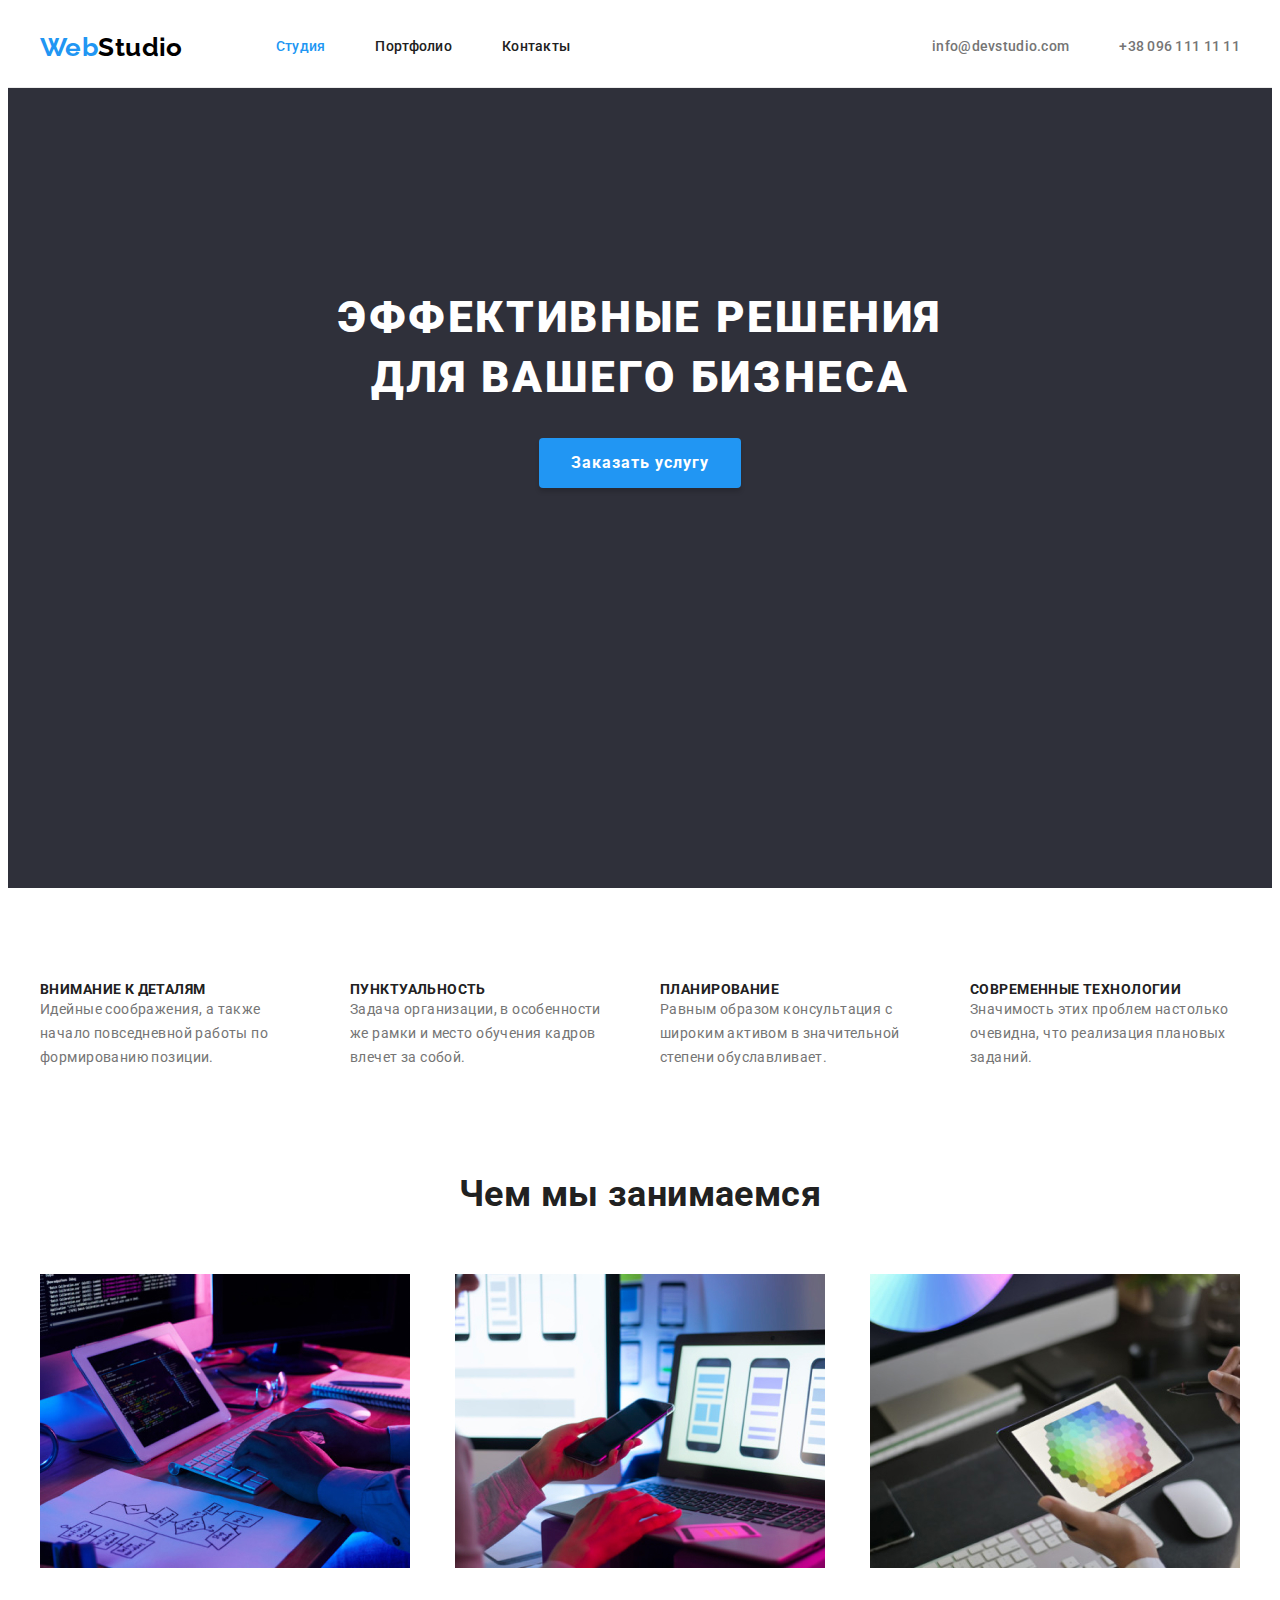
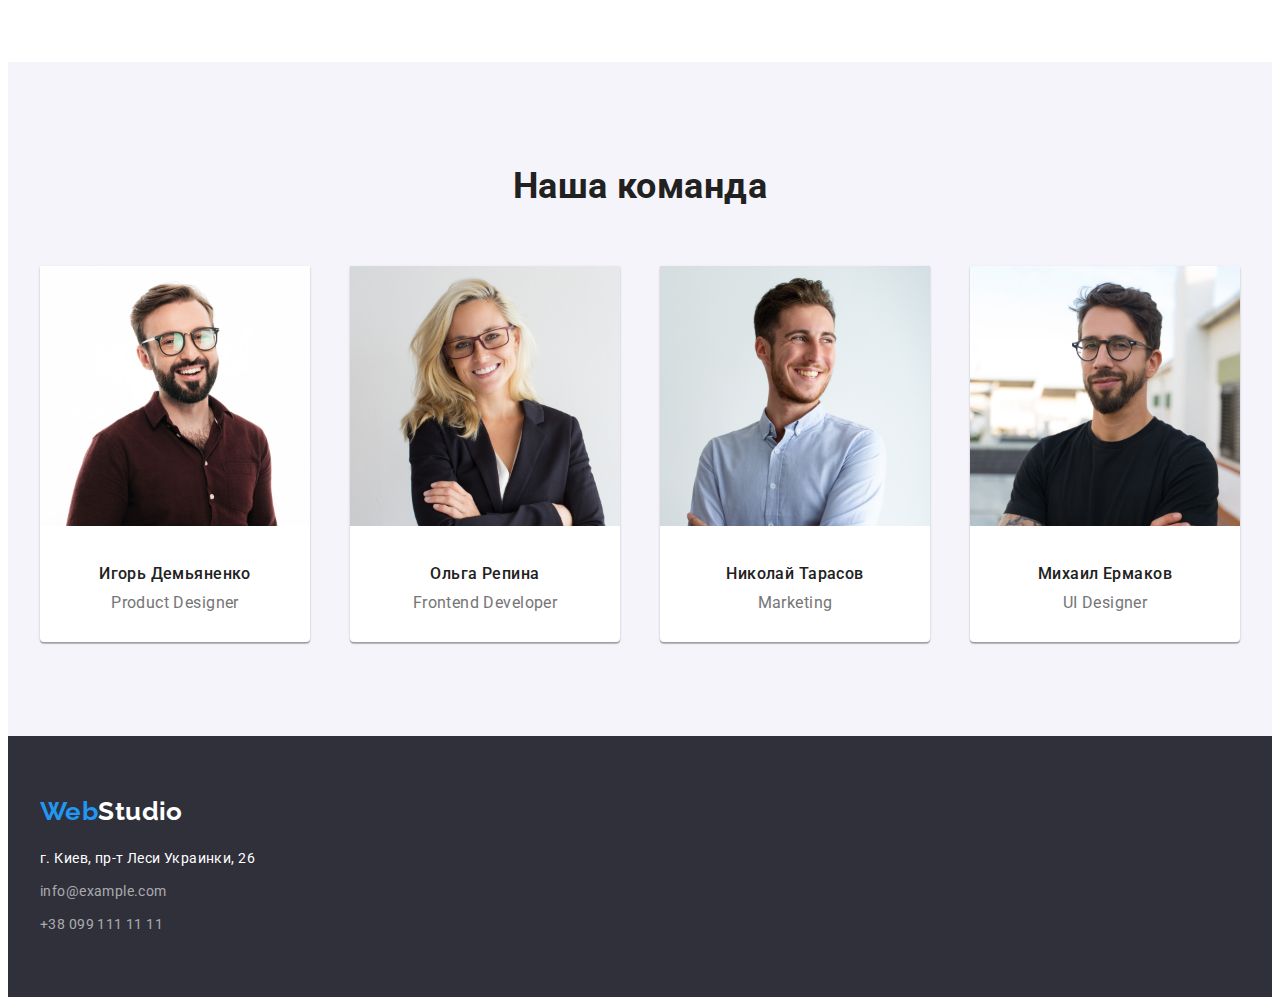
<file: index.html>
<!DOCTYPE html>
<html lang="ru">
  <head>
    <meta charset="UTF-8" />
    <meta name="viewport" content="width=device-width, initial-scale=1.0" />
    <title>Студия</title>
    <link rel="preconnect" href="https://fonts.gstatic.com">
    <link href="https://fonts.googleapis.com/css2?family=Raleway:wght@700&family=Roboto:wght@400;500;700;900&display=swap"
      rel="stylesheet">
      <link rel="stylesheet" href="https://cdnjs.cloudflare.com/ajax/libs/modern-normalize/1.0.0/modern-normalize.min.css"
        integrity="sha512-ISS7cAi1PEhQ8jnbJpJZMd29NlhNj4AWYyLOSp2CE/CsHxTCu+r+t0D2yoJudVrd0/8fTVPUVDzY5Tvli75u/g=="
        crossorigin="anonymous" />
      <link rel="stylesheet" href="./css/main.css">
  </head>
  <body>
    <header class="header">
      <div class="container">
        <a class="header-logo" href="./index.html" aria-label="логотип сайта"><span class="accent-logo">Web</span><span>Studio</span></a>
      <!-- SITE NAVIGATION -->
      <nav class="navigation">
        <ul class="nav-list">
          <li class="nav-list-item"><a class="nav-list-link current" href="./index.html">Студия</a></li>
          <li class="nav-list-item"><a class="nav-list-link" href="./portfolio.html">Портфолио</a></li>
          <li class="nav-list-item"><a class="nav-list-link" href="#">Контакты</a></li>
        </ul>
      </nav>
      <!-- СONTACTS -->
      <ul class="header-contacts-list">
        <li class="header-contacts-item"><a class="header-contacts-link"
            href="mailto:info@devstudio.com">info@devstudio.com</a></li>
        <li class="header-contacts-item"><a class="header-contacts-link" href="tel:+380961111111">+38 096 111 11 11</a></li>
      </ul></div>
    </header>
    <main>
      <!-- HERO -->
      <section class="hero">
        <div class="container">
          <h1 class="hero-title">Эффективные решения для вашего бизнеса</h1>
          <a class="hero-btn" href="#">Заказать услугу</a>
        </div>
      </section>
      <!-- FEATURES -->
      <section class="features">
        <div class="container">
          <h2 class="visually-hidden">Особенности</h2>
          <ul class="features-list">
            <li class="features-list-item">
              <h3 class="features-list-title">Внимание к деталям</h3>
              <p class="features-list-descr">
              Идейные соображения, а также начало повседневной работы по
              формированию позиции.
              </p>
            </li>
            <li class="features-list-item">
             <h3 class="features-list-title">Пунктуальность</h3>
              <p class="features-list-descr">
              Задача организации, в особенности же рамки и место обучения кадров
              влечет за собой.
              </p>
            </li>
            <li class="features-list-item">
             <h3 class="features-list-title">Планирование</h3>
             <p class="features-list-descr">
              Равным образом консультация с широким активом в значительной
              степени обуславливает.
             </p>
            </li>
            <li class="features-list-item">
              <h3 class="features-list-title">Современные технологии</h3>
              <p class="features-list-descr">
              Значимость этих проблем настолько очевидна, что реализация
              плановых заданий.
             </p>
            </li>
        </ul>
      </div>
      </section>
      <!-- ABOUT -->
      <section class="about">
        <div class="container">
          <h2 class="about-title">Чем мы занимаемся</h2>
        <ul class="about-list">
          <li class="about-list-item">
            <img class="about-list-img" src="./images/about/box1.jpg" alt="Создаем алгоритмы" width="370" height="294" />
          </li>
          <li class="about-list-item">
            <img class="about-list-img" src="./images/about/box2.jpg" alt="Разрабатываем мобильные преложения" width="370"
              height="294" />
          </li>
          <li class="about-list-item">
            <img class="about-list-img" src="./images/about/box3.jpg" alt="Разрабатываем дизайн" width="370" height="294" />
          </li>
        </ul>
      </div>
      </section>
      <!-- TEAM -->
      <section class="team">
       <div class="container">
         <h2 class="team-title">Наша команда</h2>
      <ul class="team-list">
        <li class="team-list-item">
          <img class="team-list-img" src="./images/team/img1.jpg" alt="Игорь Демьяненко" width="270" height="260" />
          <h3 class="team-list-name">Игорь Демьяненко</h3>
          <p class="team-list-position">Product Designer</p>
        </li>
        <li class="team-list-item">
          <img class="team-list-img" src="./images/team/img2.jpg" alt="Ольга Репина" width="270" height="260" />
          <h3 class="team-list-name">Ольга Репина</h3>
          <p class="team-list-position">Frontend Developer</p>
        </li>
        <li class="team-list-item">
          <img class="team-list-img" src="./images/team/img3.jpg" alt="Николай Тарасов" width="270" height="260" />
          <h3 class="team-list-name">Николай Тарасов</h3>
          <p class="team-list-position">Marketing</p>
        </li>
        <li class="team-list-item">
          <img class="team-list-img" src="./images/team/img4.jpg" alt="Михаил Ермаков" width="270" height="260" />
          <h3 class="team-list-name">Михаил Ермаков</h3>
          <p class="team-list-position">UI Designer</p>
        </li>
      </ul>
    </div>
      </section>
    </main>
    <footer class="footer">
      <div class="container">
        <a class="footer-logo" href="./index.html" aria-label="логотип сайта"><span class="accent-logo">Web</span>Studio</a>
      <ul class="footer-contacts-list">
        <li class="footer-contacts-list-item"><a class="footer-adress-link" href="https://goo.gl/maps/RmcvF88ZSd5TkJZZ8"
            target="_blank">г. Киев, пр-т Леси Украинки, 26</a></li>
        <li class="footer-contacts-list-item"><a class="footer-contacts-list-link"
            href="mailto:info@example.com">info@example.com</a></li>
        <li class="footer-contacts-list-item"><a class="footer-contacts-list-link" href="tel:+380991111111">+38 099 111 11 11</a>
        </li>
      </ul>
    </div>
    </footer>
  </body>
</html>
</file>
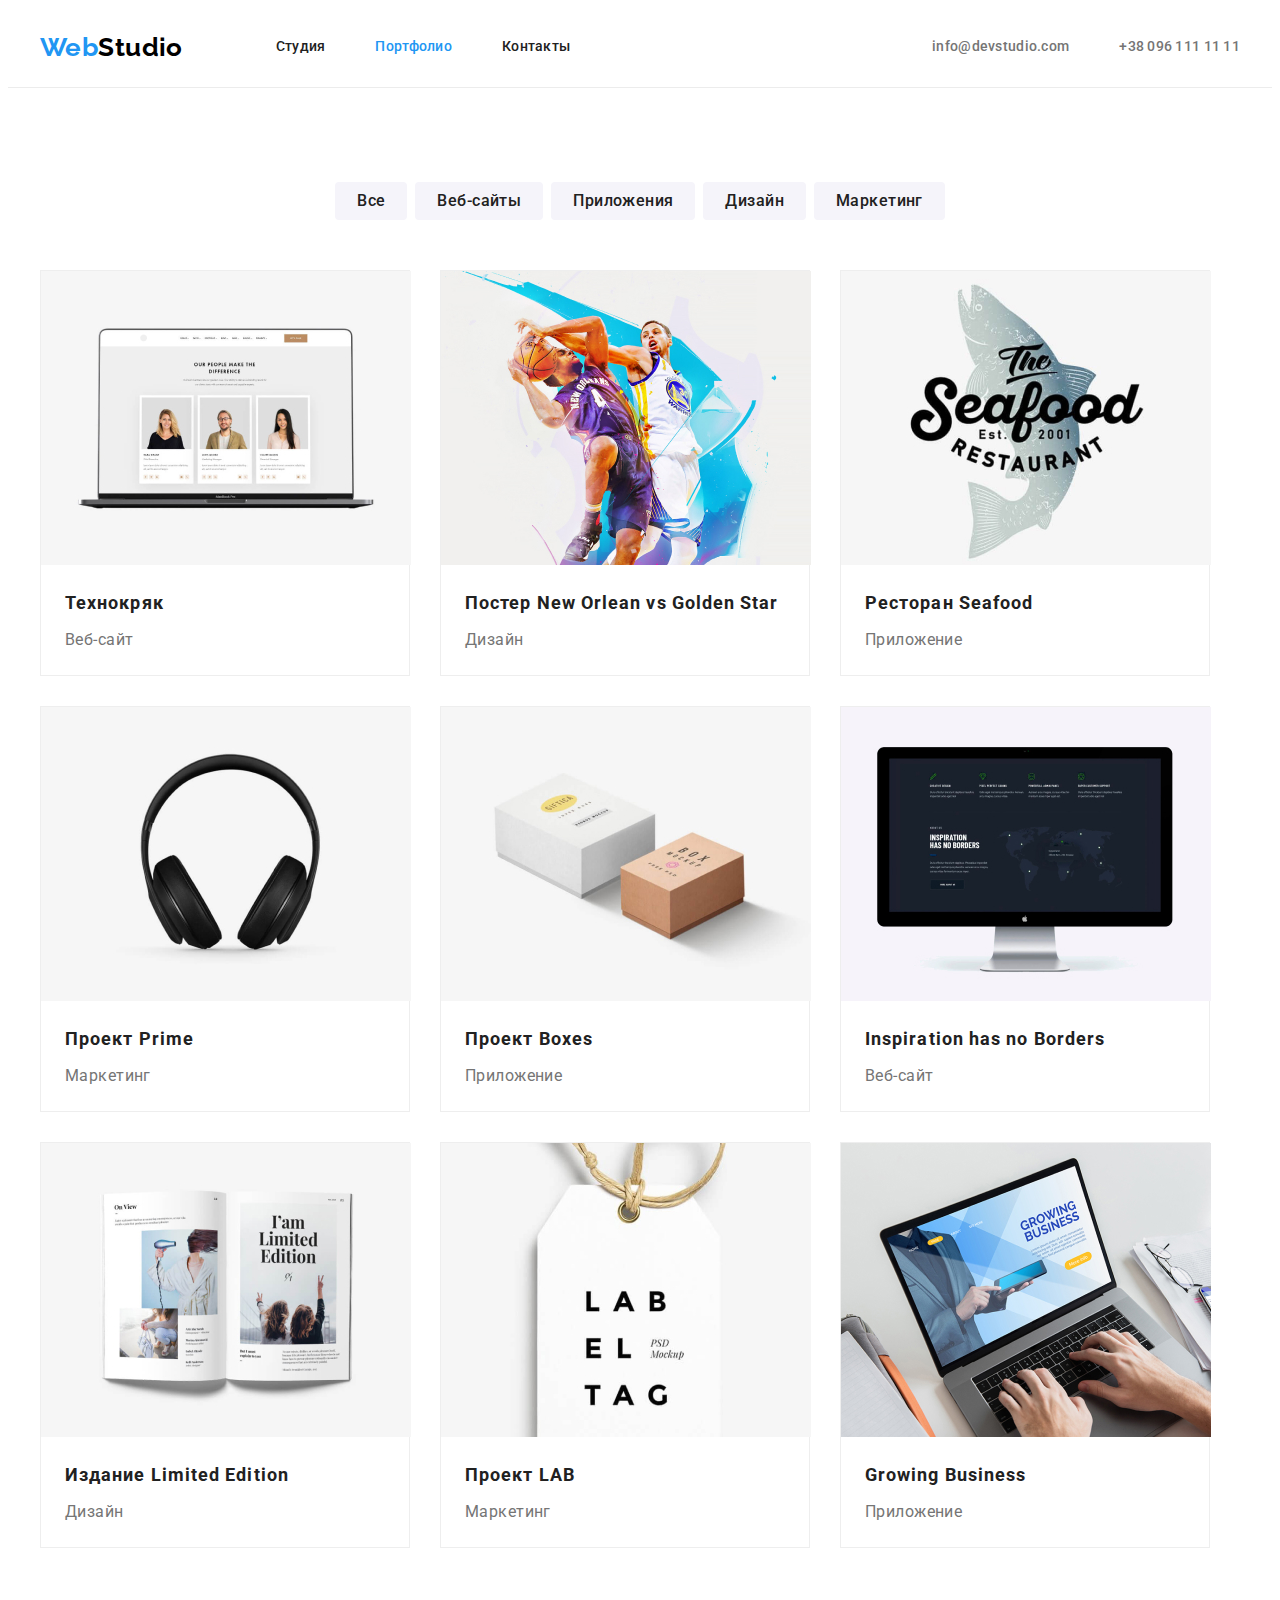
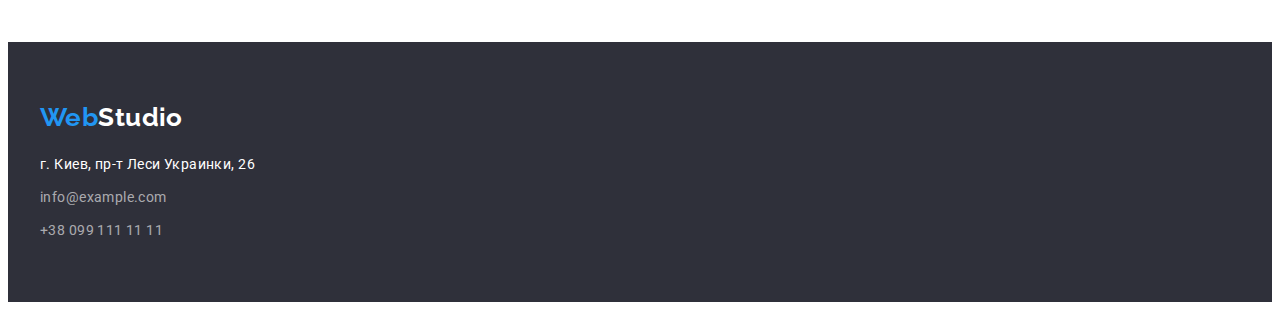
<file: portfolio.html>
<!DOCTYPE html>
<html lang="ru">
<head>
    <meta charset="UTF-8">
    <meta name="viewport" content="width=device-width, initial-scale=1.0">
    <title>Портфолио</title>
    <link rel="preconnect" href="https://fonts.gstatic.com">
    <link href="https://fonts.googleapis.com/css2?family=Raleway:wght@700&family=Roboto:wght@400;500;700&display=swap"  
        rel="stylesheet">
    <link rel="stylesheet" href="https://cdnjs.cloudflare.com/ajax/libs/modern-normalize/1.0.0/modern-normalize.min.css"
         integrity="sha512-ISS7cAi1PEhQ8jnbJpJZMd29NlhNj4AWYyLOSp2CE/CsHxTCu+r+t0D2yoJudVrd0/8fTVPUVDzY5Tvli75u/g=="
         crossorigin="anonymous" />
    <link rel="stylesheet" href="./css/main.css">
</head>
<body>
    <header class="header">
        <div class="container">
            <a class="header-logo" href="./index.html" aria-label="логотип сайта"><span
                    class="accent-logo">Web</span><span>Studio</span></a>
            <!-- SITE NAVIGATION -->
            <nav class="navigation">
                <ul class="nav-list">
                    <li class="nav-list-item"><a class="nav-list-link" href="./index.html">Студия</a></li>
                    <li class="nav-list-item"><a class="nav-list-link current" href="./portfolio.html">Портфолио</a></li>
                    <li class="nav-list-item"><a class="nav-list-link" href="#">Контакты</a></li>
                </ul>
            </nav>
            <!-- СONTACTS -->
            <ul class="header-contacts-list">
                <li class="header-contacts-item"><a class="header-contacts-link"
                        href="mailto:info@devstudio.com">info@devstudio.com</a></li>
                <li class="header-contacts-item"><a class="header-contacts-link" href="tel:+380961111111">+38 096 111 11
                        11</a></li>
            </ul>
        </div>
    </header>
    <main>
       <section class="portfolio">
           <div class="container">
        <h1 class="visually-hidden">Портфолио</h1>
        <ul class="filter-list">
            <li class="filter-list-item"><button class="filter-btn">Все</button></li>
            <li class="filter-list-item"><button class="filter-btn">Веб-сайты</button></li>
            <li class="filter-list-item"><button class="filter-btn">Приложения</button></li>
            <li class="filter-list-item"><button class="filter-btn">Дизайн</button></li>
            <li class="filter-list-item"><button class="filter-btn">Маркетинг</button></li>
        </ul>
        <ul class="projects-list">
            <li class="projects-list-item"><a href="#" class="project-list-link"><img
                        src="./images/portfolio/project-logo1.jpg" alt="дизайн сайта" class="projects-list-img">
                    <div class="projects-list-item-discr"><h2 class="projects-list-name">Технокряк</h2>
                    <p class="projects-list-type">Веб-сайт</p></div>
                </a>
            </li>
            <li class="projects-list-item"><a href="#" class="project-list-link"><img
                        src="./images/portfolio/project-logo2.jpg" alt="дизайн постера" width="370" height="294"
                        class="projects-list-img">
                    <div class="projects-list-item-discr"><h2 class="projects-list-name">Постер <span lang="en">New Orlean vs Golden Star</span></h2>
                    <p class="projects-list-type">Дизайн</p></div>
                </a>
            </li>
            <li class="projects-list-item"><a href="#" class="project-list-link"><img
                        src="./images/portfolio/project-logo3.jpg" alt="логотип ресторана" width="370" height="294"
                        class="projects-list-img">
                   <div class="projects-list-item-discr"><h2 class="projects-list-name">Ресторан <span lang="en">Seafood</span></h2>
                <p class="projects-list-type">Приложение</p></div>
                </a>
            </li>
            <li class="projects-list-item"><a href="#" class="project-list-link"><img
                        src="./images/portfolio/project-logo4.jpg" alt="черные наушники" width="370" height="294"
                        class="projects-list-img">
                    <div class="projects-list-item-discr"><h2 class="projects-list-name">Проект <span lang="en">Prime</span></h2>
                    <p class="projects-list-type">Маркетинг</p></div>
                </a>
            </li>
            <li class="projects-list-item"><a href="#" class="project-list-link"><img
                        src="./images/portfolio/project-logo5.jpg" alt="логотип приложения" width="370" height="294"
                        class="projects-list-img">
                    <div class="projects-list-item-discr"><h2 class="projects-list-name">Проект <span lang="en">Boxes</span></h2>
                    <p class="projects-list-type">Приложение</p></div>
                </a>
            </li>
            <li class="projects-list-item"><a href="#" class="project-list-link"><img
                        src="./images/portfolio/project-logo6.jpg" alt="дизайн сайта" width="370" height="294"
                        class="projects-list-img">
                    <div class="projects-list-item-discr"><h2 class="projects-list-name" lang="en">Inspiration has no Borders</h2>
                    <p class="projects-list-type">Веб-сайт</p></div>
                </a>
            </li>
            <li class="projects-list-item"><a href="#" class="project-list-link"><img
                        src="./images/portfolio/project-logo7.jpg" alt="дизайн книги" width="370" height="294"
                        class="projects-list-img">
                    <div class="projects-list-item-discr"><h2 class="projects-list-name">Издание <span lang="en">Limited Edition</span></h2>
                    <p class="projects-list-type">Дизайн</p></div>
                </a>
            </li>
            <li class="projects-list-item"><a href="#" class="project-list-link"><img
                        src="./images/portfolio/project-logo8.jpg" alt="логотип компании" width="370" height="294"
                        class="projects-list-img">
                    <div class="projects-list-item-discr"><h2 class="projects-list-name">Проект LAB</h2>
                    <p class="projects-list-type">Маркетинг</p></div>
                </a>
            </li>
            <li class="projects-list-item"><a href="#" class="project-list-link"><img
                        src="./images/portfolio/project-logo9.jpg" alt="скриншот приложения" width="370" height="294"
                        class="projects-list-img">
                    <div class="projects-list-item-discr"><h2 class="projects-list-name" lang="en">Growing Business</h2>
                    <p class="projects-list-type">Приложение</p></div>
                </a>
            </li>
        </ul>
    </div>
    </main>
    <footer class="footer">
        <div class="container">
            <a class="footer-logo" href="./index.html" aria-label="логотип сайта"><span
                    class="accent-logo">Web</span>Studio</a>
            <ul class="footer-contacts-list">
                <li class="footer-contacts-list-item"><a class="footer-adress-link"
                        href="https://goo.gl/maps/RmcvF88ZSd5TkJZZ8" target="_blank">г. Киев, пр-т Леси Украинки, 26</a>
                </li>
                <li class="footer-contacts-list-item"><a class="footer-contacts-list-link"
                        href="mailto:info@example.com">info@example.com</a></li>
                <li class="footer-contacts-list-item"><a class="footer-contacts-list-link" href="tel:+380991111111">+38 099
                        111 11 11</a>
                </li>
            </ul>
        </div>
    </section>
</footer>
</body>
</html>
</file>
<file: css/main.css>
:root {
  --main-font: "Roboto", sans-serif;
  --second-font: "Raleway", sans-serif;
  --main-title-color: #212121;
  --main-text-color: #757575;
  --accent-color: #2196f3;
}

body {
  font-family: var(--main-font);
  font-style: normal;
  font-weight: 400;
  font-size: 14px;
  line-height: 1.71;
  letter-spacing: 0.03em;
}

ul {
  list-style: none;
  padding: 0 0;
  margin: 0 0;
}

h1,
h2,
h3,
h4,
h5,
h6,
p {
  margin: 0 0;
}

/* ============ COMPONENTS ============ */
.visually-hidden {
  position: absolute;
  width: 1px;
  height: 1px;
  margin: -1px;
  border: 0;
  padding: 0;

  white-space: nowrap;
  clip-path: inset(100%);
  clip: rect(0 0 0 0);
  overflow: hidden;
}

.about-title,
.team-title {
  font-weight: 700;
  font-size: 36px;
  line-height: 1.67;
  text-align: center;
  color: var(--main-title-color);
}

.container {
  width: 1200px;
  padding: 0px 15px;
  margin: 0 auto;
}
/* ============ COMPONENTS END ============ */
/* ============ LOGO ============ */
.header-logo,
.footer-logo {
  font-family: var(--second-font);
  font-weight: 700;
  font-size: 26px;
  line-height: 1.19;
  text-decoration: none;
}
.header-logo {
  margin-right: 93px;
  color: #000000;
}

.accent-logo {
  color: var(--accent-color);
}
/* ============ LOGO END ============ */
/* ============ HEADER ============ */
.header > .container,
.nav-list,
.header-contacts-list {
  display: flex;
  align-items: center;
}

.header > .container {
  padding-top: 24px;
  padding-bottom: 24px;
}

.nav-list-link {
  display: block;
  font-weight: 500;
  line-height: 1.14;
  letter-spacing: 0.02em;
  color: var(--main-title-color);
  text-decoration: none;
}

.nav-list-item:not(:last-child),
.header-contacts-item:not(:last-child) {
  margin-right: 50px;
}

.header-contacts-list {
  margin-left: auto;
}

.header-contacts-link {
  display: block;
  font-weight: 500;
  line-height: 1.14;
  letter-spacing: 0.02em;
  color: var(--main-text-color);
  text-decoration: none;
}

.header-contacts-link:hover,
.header-contacts-link:focus,
.nav-list-link:hover,
.nav-list-link:focus {
  color: var(--accent-color);
}
.nav-list-link.current {
  color: var(--accent-color);
}

.header {
  border-bottom: 1px solid #ececec;
}
/* ============ HEADER END ============ */
/* ============ HERO ============ */
.hero > .container {
  padding-top: 200px;
  min-height: 600px;
  text-align: center;
}

.hero-title {
  max-width: 700px;
  margin-right: auto;
  margin-left: auto;
  margin-bottom: 30px;

  font-weight: 900;
  font-size: 44px;
  line-height: 1.36;
  letter-spacing: 0.06em;
  text-transform: uppercase;
  color: #ffffff;
}

.hero-btn {
  display: inline-block;
  padding: 10px 32px;
  font-weight: 700;
  font-size: 16px;
  line-height: 1.87;
  text-align: center;
  letter-spacing: 0.06em;
  color: #ffffff;
  text-decoration: none;

  background: #2196f3;
  box-shadow: 0px 4px 4px rgba(0, 0, 0, 0.15);
  border-radius: 4px;
}

/* ============ HERO END ============ */
/* ============ FEATURES ============ */
.features > .container {
  padding-top: 94px;
  padding-bottom: 94px;
}

.features-list {
  display: flex;
  justify-content: space-between;
}

.features-list-item {
  width: 270px;
}

.features-list-title {
  font-weight: 700;
  font-size: 14px;
  line-height: 1.14;
  text-transform: uppercase;
  color: var(--main-title-color);
}

.features-list-descr {
  color: var(--main-text-color);
}
/* ============ FEATURES END ============ */
/* ============ ABOUT ============ */
.about > .container {
  padding-bottom: 94px;
}

.about-title {
  margin-bottom: 50px;
}

.about-list {
  display: flex;
  justify-content: space-between;
}

.about-list-img {
  display: block;
}
/* ============ ABOUT END ============ */
/* ============ TEAM ============ */
.team {
  background-color: #f5f4fa;
}

.team > .container {
  padding-top: 94px;
  padding-bottom: 94px;
}

.team-title {
  margin-bottom: 50px;
}

.team-list {
  display: flex;
  justify-content: space-between;
}

.team-list-item {
  padding-bottom: 30px;

  background: #ffffff;
  box-shadow: 0px 1px 3px rgba(0, 0, 0, 0.12), 0px 1px 1px rgba(0, 0, 0, 0.14),
    0px 2px 1px rgba(0, 0, 0, 0.2);
  border-radius: 0px 0px 4px 4px;
}

.team-list-name {
  margin-top: 30px;

  font-weight: 500;
  font-size: 16px;
  line-height: 1.19;
  color: var(--main-title-color);
  text-align: center;
}
.team-list-position {
  margin-top: 10px;

  font-size: 16px;
  line-height: 1.19;
  color: var(--main-text-color);
  text-align: center;
}
/* ============ TEAM END ============ */

/* # # # # # # # # # # # # portfolio.html # # # # # # # # # # # # */
.portfolio > .container {
  display: flex;
  flex-direction: column;
  align-items: center;

  padding-top: 94px;
  padding-bottom: 94px;
}

/* ============ FILTER ============ */
.filter-list {
  display: flex;
  align-items: center;
  padding-bottom: 50px;
}

.filter-btn {
  padding: 6px 22px;

  font-family: var(--main-font);
  font-weight: 500;
  font-size: 16px;
  line-height: 1.63;
  color: var(--main-title-color);
  letter-spacing: inherit;

  background: #f5f4fa;
  border: none;
  border-radius: 4px;

  cursor: pointer;
}

.filter-list-item:not(:last-child) {
  margin-right: 8px;
}

.filter-btn:hover,
.filter-btn:focus {
  color: #ffffff;
  background-color: var(--accent-color);
  box-shadow: 0px 3px 1px rgba(0, 0, 0, 0.1), 0px 1px 2px rgba(0, 0, 0, 0.08),
    0px 2px 2px rgba(0, 0, 0, 0.12);
}
/* ============ FILTER END ============ */
/* ============ PROJECTS ============ */
.projects-list {
  display: flex;
  flex-wrap: wrap;
  margin: -15px;
}

.projects-list-item {
  max-width: 370px;
  box-sizing: border-box;
  margin: 15px;
  background: #ffffff;
  border: 1px solid #eeeeee;
}

.project-list-link {
  display: block;
  text-decoration: none;
}

.projects-list-img {
  display: block;
}

.projects-list-item-discr {
  padding-top: 20px;
  padding-bottom: 20px;
  padding-left: 24px;
}

.projects-list-name {
  font-weight: 700;
  font-size: 18px;
  line-height: 2;
  letter-spacing: 0.06em;
  color: var(--main-title-color);
}

.projects-list-type {
  margin-top: 4px;

  font-size: 16px;
  line-height: 1.87;
  color: var(--main-text-color);
}

/* ============ PROJECTS END ============ */
/* # # # # # # # # # # # # portfolio.html END # # # # # # # # # # # # */

/* ============ FOOTER ============ */
.footer {
  background-color: #2f303a;
}

.footer > .container {
  padding-top: 60px;
  padding-bottom: 60px;
}

.footer-logo {
  display: block;
  margin-bottom: 20px;

  color: #ffffff;
}

.footer-contacts-list-item:not(:last-child) {
  margin-bottom: 9px;
}

.footer-contacts-list-link {
  display: block;

  color: rgba(255, 255, 255, 0.6);
  text-decoration: none;
}

.footer-adress-link {
  display: block;

  color: #ffffff;
  text-decoration: none;
}
/* ============ FOOTER END ============ */
/* ============ временные копоненты ============ */

.hero {
  background-color: #2f303a;
}
</file>
